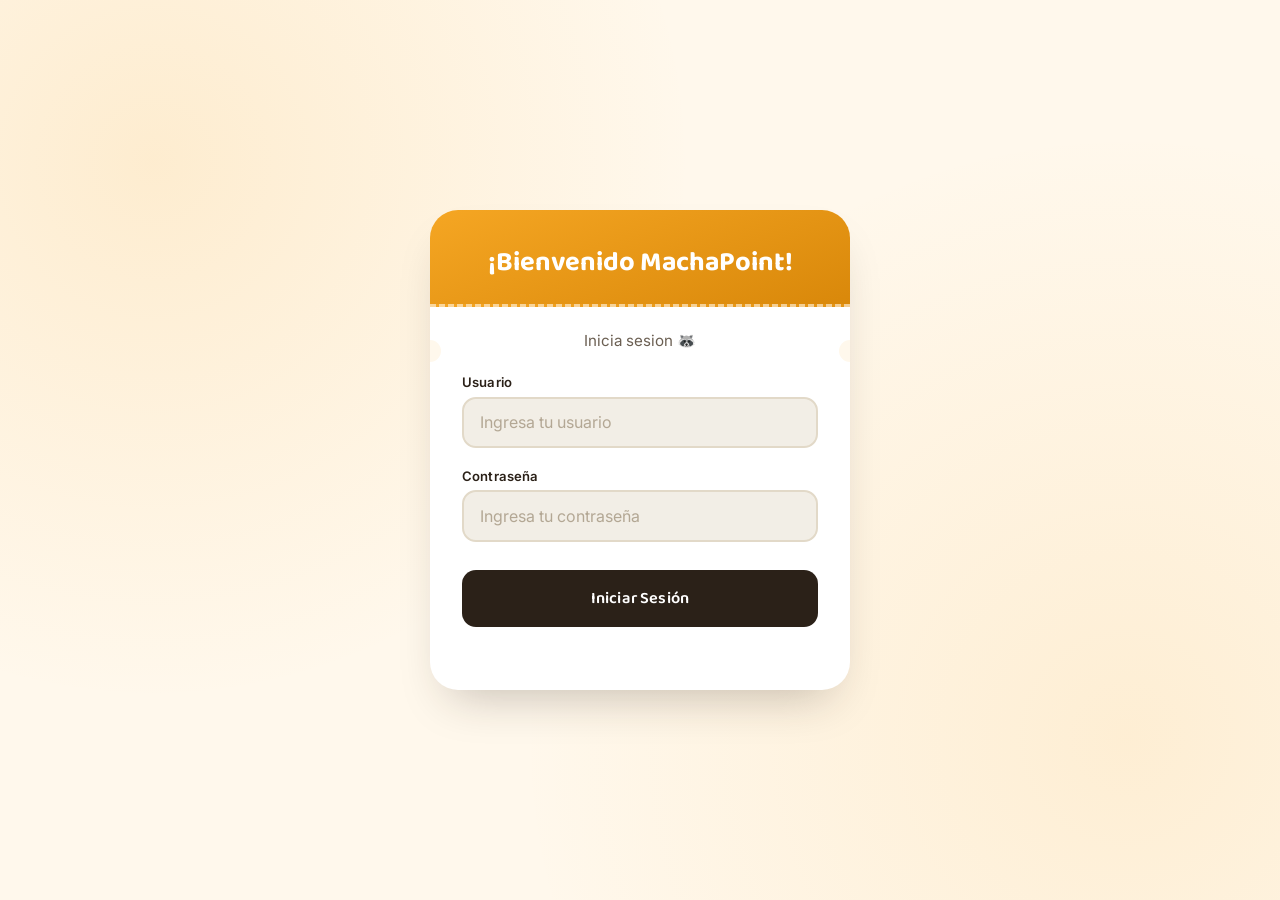
<file: web/index.html>
<!DOCTYPE html>
<html lang="es">

<head>
  <meta charset="UTF-8">
  <link rel="stylesheet" href="styles/login.css" />
  <meta name="viewport" content="width=device-width, initial-scale=1.0">
  <title>MachaPoint - Login</title>
</head>


<body>

  <main class="login-card">

    <h1>¡Bienvenido MachaPoint!</h1>
    <p>Inicia sesion 🦝</p>

    <form id="login">
      <div class="input-login">
        <label for="username">Usuario</label>
        <input type="text" id="username" name="username" required placeholder="Ingresa tu usuario">
      </div>
    
      <div class="input-login">
        <label for="password">Contraseña</label>
        <input type="password" id="password" name="password" required placeholder="Ingresa tu contraseña">
      </div>
      

     <button type="submit" class="login-button" id="loginButton">
        <span class="btn-text">Iniciar Sesión</span>
        <span class="spinner" aria-hidden="true"></span>
      </button>

      
      <p id="mensaje"></p>

    </form>

  </main>



<script src="js/login.js"></script>

<!-- 
/*
        ****************  ANTERIOR CÓDIGO PARA CONSULTAR LA VERSIÓN DE LA BASE DE DATOS  ****************
*/
// // URL del endpoint expuesto por tu equipo de backend
//     const API_URL = 'https://lvk5buixqe.execute-api.us-east-1.amazonaws.com/api/health';

//     async function obtenerVersionBD() {
//       const versionElemento = document.getElementById('version');
      
//       try {
//         const respuesta = await fetch(API_URL);
//         if (!respuesta.ok) throw new Error('Error en la respuesta de la API');
        
//         const datos = await respuesta.json();
//         // Insertamos el valor '1.0.0' traído de la tabla 'versions'
//         versionElemento.textContent = datos.version;
//       } catch (error) {
//         console.error('Error al consultar la versión:', error);
//         versionElemento.textContent = 'No disponible';
//       }
//     }

//     // Ejecutar la llamada al cargar la página
//     document.addEventListener('DOMContentLoaded', obtenerVersionBD); -->


</body>
</html>
</file>
<file: web/styles/login.css>
/* =========================================================
   MachaPoint POS — Login
   ========================================================= */

@import url('https://fonts.googleapis.com/css2?family=Baloo+2:wght@500;600;700;800&family=Inter:wght@400;500;600;700&display=swap');

:root {
  --color-primary: #f5a623;
  --color-primary-dark: #d9880a;
  --color-cream: #fff8ec;
  --color-surface: #f2eee6;
  --color-ink: #2b2118;
  --color-ink-soft: #6b5f52;
  --color-line: #e2d9c8;
  --color-error: #c0392b;
  --color-white: #ffffff;

  --font-display: 'Baloo 2', 'Segoe UI', sans-serif;
  --font-body: 'Inter', 'Segoe UI', sans-serif;

  --radius-lg: 28px;
  --radius-md: 14px;
  --shadow-card: 0 24px 48px -20px rgba(43, 33, 24, 0.28);
}

* {
  box-sizing: border-box;
}

html,
body {
  height: 100%;
}

body {
  margin: 0;
  min-height: 100vh;
  display: flex;
  align-items: center;
  justify-content: center;
  padding: 2rem 1.25rem;
  background: var(--color-cream);
  background-image:
    radial-gradient(circle at 12% 18%, rgba(245, 166, 35, 0.14) 0, transparent 40%),
    radial-gradient(circle at 88% 82%, rgba(245, 166, 35, 0.12) 0, transparent 45%);
  font-family: var(--font-body);
  color: var(--color-ink);
}

.login-card {
  width: 100%;
  max-width: 420px;
  background: var(--color-white);
  border-radius: var(--radius-lg);
  box-shadow: var(--shadow-card);
  overflow: hidden;
  position: relative;
}

/* Ribbon header — brand strip echoing the mockup's orange bar */
.login-card > h1 {
  margin: 0;
  padding: 2.25rem 2rem 1.5rem;
  background: linear-gradient(160deg, var(--color-primary), var(--color-primary-dark));
  color: var(--color-white);
  font-family: var(--font-display);
  font-weight: 700;
  font-size: clamp(1.4rem, 5vw, 1.7rem);
  text-align: center;
  line-height: 1.25;
  border-bottom: 3px dashed rgba(255, 255, 255, 0.55);
}

/* Punch-hole notches at the seam — ticket/tag signature detail */
.login-card::before,
.login-card::after {
  content: '';
  position: absolute;
  width: 22px;
  height: 22px;
  background: var(--color-cream);
  border-radius: 50%;
  top: 130px;
  z-index: 2;
}

.login-card::before {
  left: -11px;
}

.login-card::after {
  right: -11px;
}

.login-card > p {
  margin: 1.5rem 2rem 0;
  text-align: center;
  color: var(--color-ink-soft);
  font-size: 0.95rem;
}

form#login {
  padding: 1.5rem 2rem 2rem;
  display: flex;
  flex-direction: column;
}

.input-login {
  display: flex;
  flex-direction: column;
  gap: 0.4rem;
  margin-bottom: 1.25rem;
}

.input-login label {
  font-size: 0.82rem;
  font-weight: 600;
  color: var(--color-ink);
  letter-spacing: 0.01em;
}

.input-login input {
  padding: 0.85rem 1rem;
  border: 2px solid var(--color-line);
  border-radius: var(--radius-md);
  background: var(--color-surface);
  font-family: var(--font-body);
  font-size: 1rem;
  color: var(--color-ink);
  outline: none;
  transition: border-color 0.18s ease, box-shadow 0.18s ease, background 0.18s ease;
}

.input-login input::placeholder {
  color: #b3a794;
}

.input-login input:focus {
  border-color: var(--color-primary);
  background: var(--color-white);
  box-shadow: 0 0 0 4px rgba(245, 166, 35, 0.2);
}

.login-button {
  margin-top: 0.5rem;
  padding: 0.95rem 1rem;
  border: none;
  border-radius: var(--radius-md);
  background: var(--color-ink);
  color: var(--color-white);
  font-family: var(--font-display);
  font-weight: 600;
  font-size: 1.02rem;
  letter-spacing: 0.01em;
  cursor: pointer;
  display: flex;
  align-items: center;
  justify-content: center;
  gap: 0.6rem;
  transition: transform 0.15s ease, box-shadow 0.15s ease, background 0.15s ease;
}

.login-button:hover {
  background: var(--color-primary-dark);
  box-shadow: 0 10px 22px -10px rgba(217, 136, 10, 0.6);
  transform: translateY(-1px);
}

.login-button:active {
  transform: translateY(0);
}

.login-button:focus-visible {
  outline: 3px solid var(--color-primary);
  outline-offset: 2px;
}

.login-button:disabled {
  cursor: not-allowed;
  opacity: 0.85;
  transform: none;
}

/* Spinner shown while the request to the API is in flight */
.login-button .spinner {
  display: none;
  width: 18px;
  height: 18px;
  border: 3px solid rgba(255, 255, 255, 0.35);
  border-top-color: var(--color-white);
  border-radius: 50%;
  animation: spin 0.7s linear infinite;
}

.login-button.is-loading .btn-text {
  opacity: 0.7;
}

.login-button.is-loading .spinner {
  display: inline-block;
}

@keyframes spin {
  to {
    transform: rotate(360deg);
  }
}

#mensaje {
  min-height: 1.2em;
  margin: 0.85rem 0 0;
  text-align: center;
  font-size: 0.88rem;
  font-weight: 500;
  color: var(--color-error);
}

@media (max-width: 420px) {
  .login-card > h1 {
    padding: 1.85rem 1.5rem 1.25rem;
  }
  form#login {
    padding: 1.25rem 1.5rem 1.75rem;
  }
  .login-card > p {
    margin: 1.25rem 1.5rem 0;
  }
}

@media (prefers-reduced-motion: reduce) {
  .login-button {
    transition: none;
  }
  .login-button .spinner {
    animation-duration: 1.4s;
  }
}
</file>
<file: web/styles/catalogo.css>
/* =========================================================
   MachaPoint POS — Catálogo
   ========================================================= */

@import url('https://fonts.googleapis.com/css2?family=Baloo+2:wght@500;600;700;800&family=Inter:wght@400;500;600;700&display=swap');

:root {
  --color-primary: #f5a623;
  --color-primary-dark: #d9880a;
  --color-cream: #fff8ec;
  --color-surface: #f2eee6;
  --color-ink: #2b2118;
  --color-ink-soft: #6b5f52;
  --color-line: #e2d9c8;
  --color-mint: #7fc8a9;
  --color-blush: #f7d9d9;
  --color-error: #c0392b;
  --color-white: #ffffff;

  --font-display: 'Baloo 2', 'Segoe UI', sans-serif;
  --font-body: 'Inter', 'Segoe UI', sans-serif;

  --radius-lg: 24px;
  --radius-md: 14px;
}

* {
  box-sizing: border-box;
}

body {
  margin: 0;
  min-height: 100vh;
  background: var(--color-cream);
  font-family: var(--font-body);
  color: var(--color-ink);
}

.catalogo-card {
  max-width: 1100px;
  margin: 0 auto;
  padding-bottom: 3rem;
}

/* Banner header — full-bleed orange bar, echoing the mockup's top nav */
.catalogo-card > h1 {
  margin: 0;
  padding: 1.35rem 1.5rem;
  background: linear-gradient(160deg, var(--color-primary), var(--color-primary-dark));
  color: var(--color-white);
  font-family: var(--font-display);
  font-weight: 700;
  font-size: clamp(1.5rem, 4vw, 2rem);
  text-align: center;
  position: relative;
}

.catalogo-card > h2 {
  margin: 1.5rem 1.5rem 0.25rem;
  font-family: var(--font-display);
  font-weight: 600;
  font-size: 1.15rem;
  color: var(--color-ink-soft);
  text-align: center;
}

#mensaje {
  margin: 0.5rem 1.5rem 0;
  text-align: center;
  font-size: 0.92rem;
  color: var(--color-ink-soft);
  min-height: 1.2em;
}

#mensaje:not(:empty)::before {
  content: '';
}

#productos {
  margin-top: 1.75rem;
  padding: 0 1.5rem;
  display: grid;
  grid-template-columns: repeat(auto-fill, minmax(200px, 1fr));
  gap: 1.5rem;
}

.producto {
  position: relative;
  background: var(--color-white);
  border: 2px solid var(--color-line);
  border-radius: var(--radius-lg);
  padding: 1.1rem 1.1rem 1.3rem;
  display: flex;
  flex-direction: column;
  gap: 0.65rem;
  transition: transform 0.16s ease, box-shadow 0.16s ease, border-color 0.16s ease;
}

/* Punch-hole tag detail, matching the login card's seam notches */
.producto::before {
  content: '';
  position: absolute;
  top: -10px;
  left: 50%;
  transform: translateX(-50%);
  width: 18px;
  height: 18px;
  background: var(--color-cream);
  border: 2px solid var(--color-line);
  border-radius: 50%;
}

.producto:hover {
  transform: translateY(-4px);
  box-shadow: 0 18px 30px -18px rgba(43, 33, 24, 0.35);
  border-color: var(--color-primary);
}

.producto-imagen {
  width: 100%;
  aspect-ratio: 1 / 1;
  object-fit: cover;
  border-radius: var(--radius-md);
  background: var(--color-blush);
  border: 1px solid var(--color-line);
}

.producto-info {
  display: flex;
  flex-direction: column;
  gap: 0.3rem;
}

.producto-info h3 {
  margin: 0;
  font-family: var(--font-display);
  font-weight: 600;
  font-size: 1.05rem;
  color: var(--color-ink);
  line-height: 1.25;
}

.producto-info p {
  margin: 0;
  font-size: 0.85rem;
  color: var(--color-ink-soft);
}

.producto-precio {
  margin-top: 0.15rem !important;
  font-family: var(--font-display);
  font-weight: 700;
  font-size: 1.2rem;
  color: var(--color-primary-dark) !important;
}

.btn-agregar {
  margin-top: 0.4rem;
  padding: 0.6rem 1rem;
  border: none;
  border-radius: var(--radius-md);
  background: var(--color-ink);
  color: var(--color-white);
  font-family: var(--font-body);
  font-weight: 600;
  font-size: 0.9rem;
  cursor: pointer;
  transition: background 0.15s ease, transform 0.15s ease;
}

.btn-agregar:hover {
  background: var(--color-primary-dark);
  transform: translateY(-1px);
}

.btn-agregar:focus-visible {
  outline: 3px solid var(--color-primary);
  outline-offset: 2px;
}

@media (max-width: 560px) {
  .catalogo-card > h1 {
    font-size: 1.35rem;
  }
  #productos {
    grid-template-columns: repeat(auto-fill, minmax(150px, 1fr));
    gap: 1rem;
    padding: 0 1rem;
  }
}

@media (prefers-reduced-motion: reduce) {
  .producto,
  .btn-agregar {
    transition: none;
  }
}
</file>
